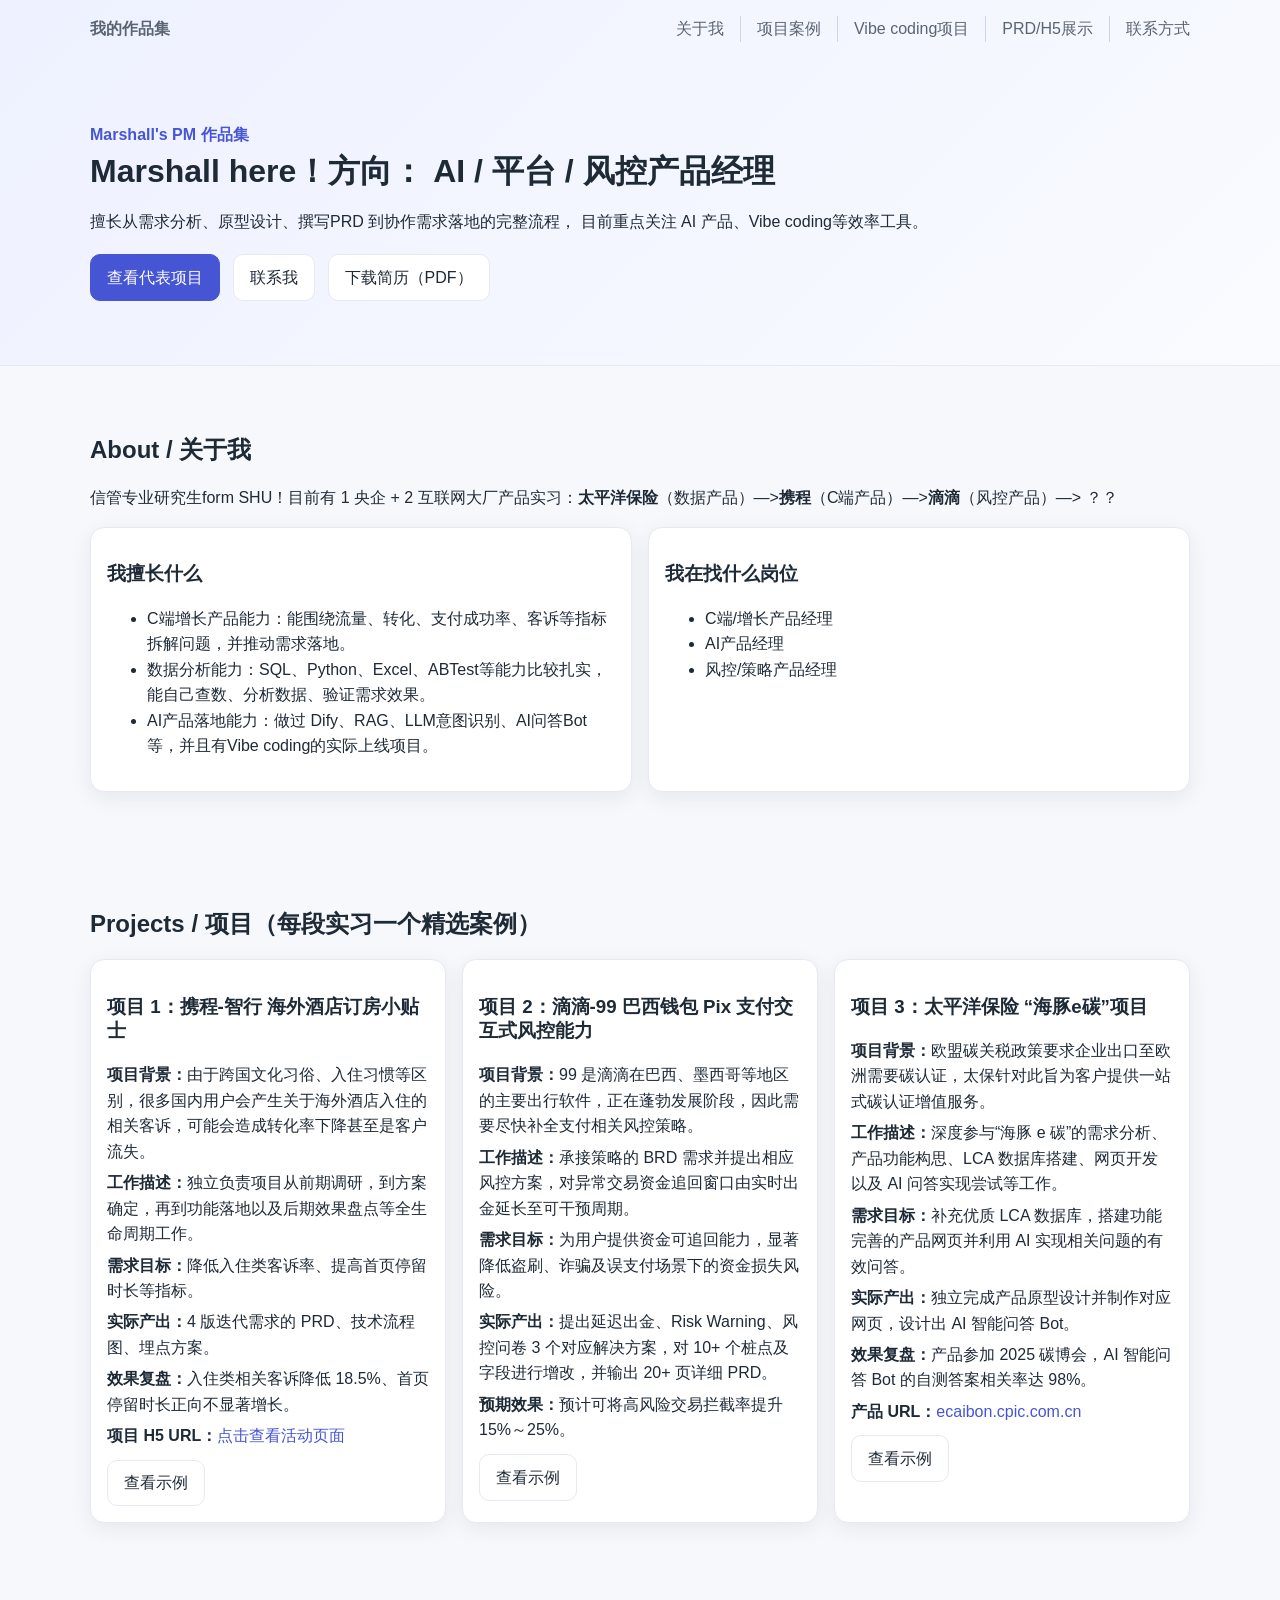
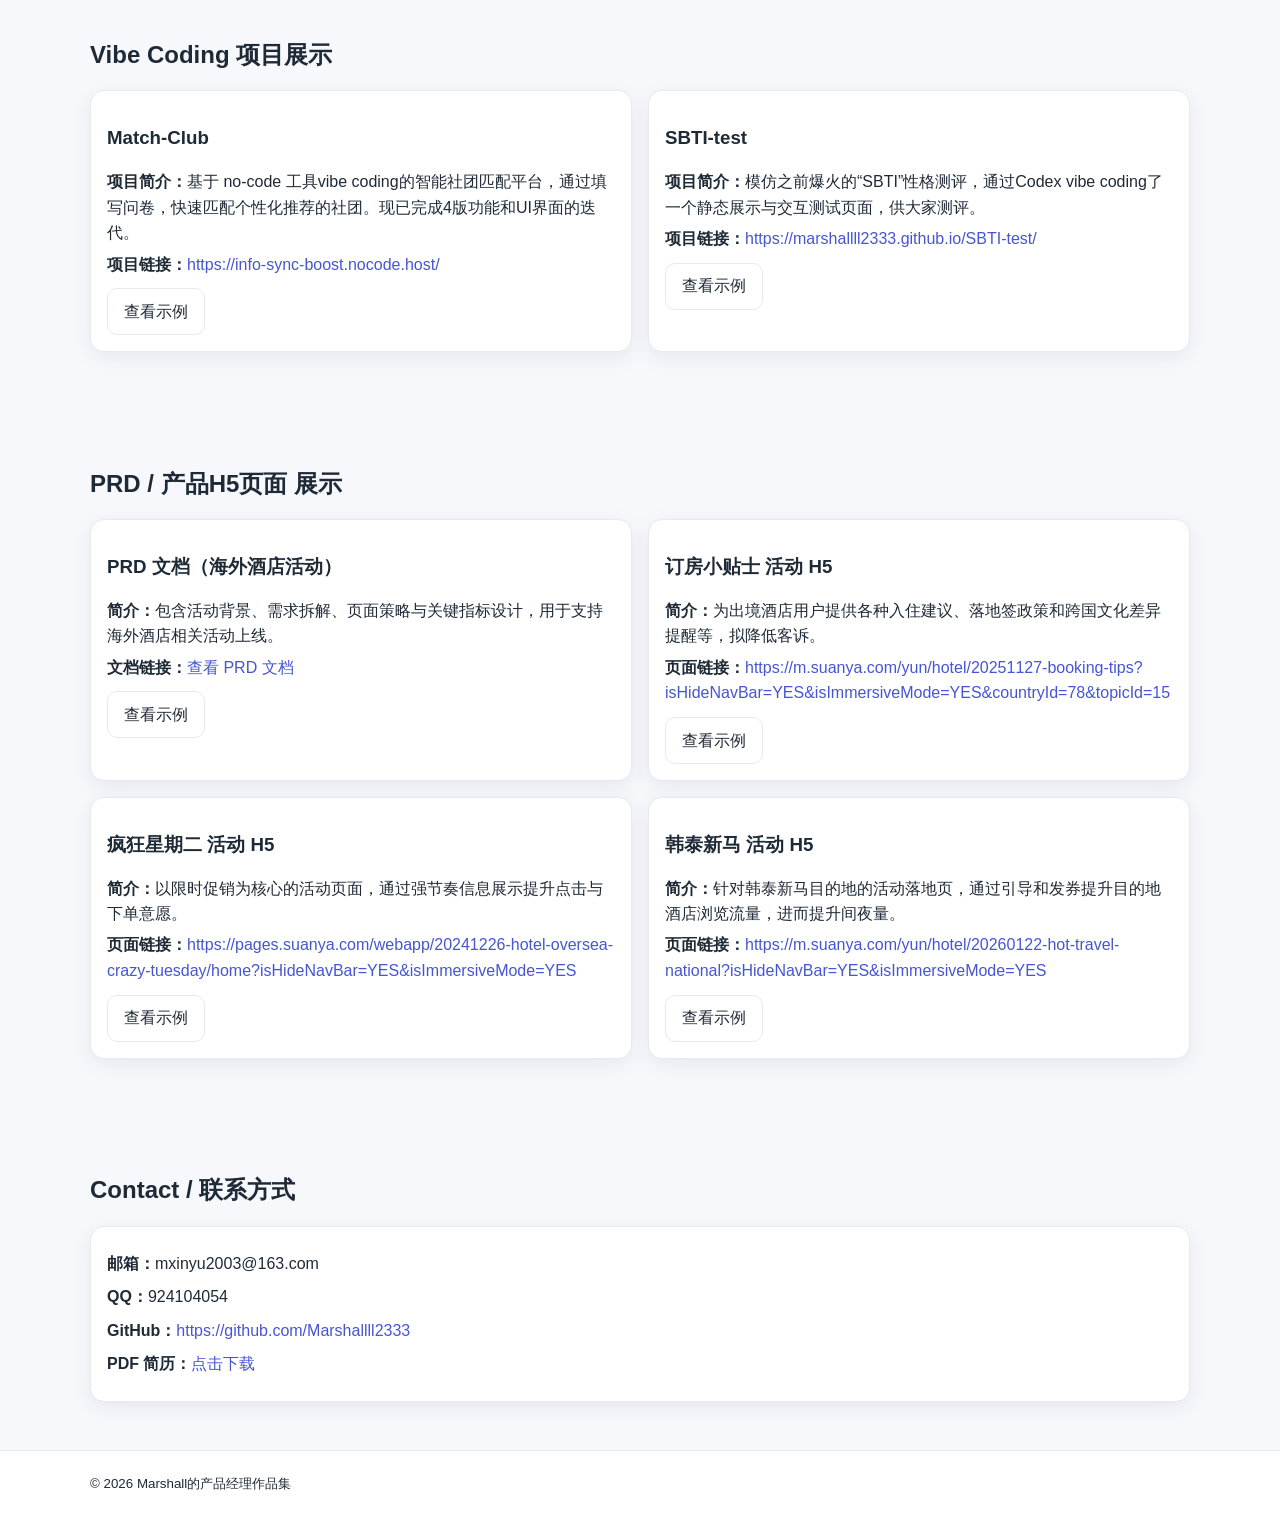
<file: index.html>
<!DOCTYPE html>
<html lang="zh-CN">
<head>
  <meta charset="UTF-8" />
  <meta name="viewport" content="width=device-width, initial-scale=1.0" />
  <title>我的产品经理作品集</title>
  <link rel="stylesheet" href="styles.css" />
</head>
<body>
  <header class="hero" id="home">
    <nav class="nav container">
      <a class="logo" href="#home">我的作品集</a>
      <ul>
        <li><a href="#about">关于我</a></li>
        <li><a href="#projects">项目案例</a></li>
        <li><a href="#prd">Vibe coding项目</a></li>
        <li><a href="#prototype">PRD/H5展示</a></li>
        <li><a href="#contact">联系方式</a></li>
      </ul>
    </nav>

    <div class="container hero-content">
      <p class="eyebrow">Marshall's PM 作品集</p>
      <h1>Marshall here！方向： AI / 平台 / 风控产品经理</h1>
      <p>
        擅长从需求分析、原型设计、撰写PRD 到协作需求落地的完整流程，
        目前重点关注 AI 产品、Vibe coding等效率工具。
      </p>
      <div class="hero-actions">
        <a class="btn primary" href="#projects">查看代表项目</a>
        <a class="btn" href="#contact">联系我</a>
        <a class="btn" href="#" id="resume-trigger" aria-label="下载简历">下载简历（PDF）</a>
      </div>
    </div>
  </header>

  <main>
    <section id="about" class="section container">
      <h2>About / 关于我</h2>
      <p>
        信管专业研究生form SHU！目前有 1 央企 + 2 互联网大厂产品实习：<strong>太平洋保险</strong>（数据产品）—><strong>携程</strong>（C端产品）—><strong>滴滴</strong>（风控产品）—> ？？
      </p>
      <div class="grid two">
        <article class="card">
          <h3>我擅长什么</h3>
          <ul>
            <li>C端增长产品能力：能围绕流量、转化、支付成功率、客诉等指标拆解问题，并推动需求落地。</li>
            <li>数据分析能力：SQL、Python、Excel、ABTest等能力比较扎实，能自己查数、分析数据、验证需求效果。</li>
            <li>AI产品落地能力：做过 Dify、RAG、LLM意图识别、AI问答Bot等，并且有Vibe coding的实际上线项目。</li>
          </ul>
        </article>
        <article class="card">
          <h3>我在找什么岗位</h3>
          <ul>
            <li>C端/增长产品经理</li>
            <li>AI产品经理</li>
            <li>风控/策略产品经理</li>
          </ul>
        </article>
      </div>
    </section>

    <section id="projects" class="section container">
      <h2>Projects / 项目（每段实习一个精选案例）</h2>
      <div class="grid three">
        <article class="card project">
          <h3>项目 1：携程-智行 海外酒店订房小贴士</h3>
          <p><strong>项目背景：</strong>由于跨国文化习俗、入住习惯等区别，很多国内用户会产生关于海外酒店入住的相关客诉，可能会造成转化率下降甚至是客户流失。</p>
          <p><strong>工作描述：</strong>独立负责项目从前期调研，到方案确定，再到功能落地以及后期效果盘点等全生命周期工作。</p>
          <p><strong>需求目标：</strong>降低入住类客诉率、提高首页停留时长等指标。</p>
          <p><strong>实际产出：</strong>4 版迭代需求的 PRD、技术流程图、埋点方案。</p>
          <p><strong>效果复盘：</strong>入住类相关客诉降低 18.5%、首页停留时长正向不显著增长。</p>
          <p><strong>项目 H5 URL：</strong><a href="https://m.suanya.com/yun/hotel/20251127-booking-tips?isHideNavBar=YES&isImmersiveMode=YES&countryId=78&topicId=15" target="_blank" rel="noopener noreferrer">点击查看活动页面</a></p>
          <details class="project-example">
            <summary class="btn">查看示例</summary>
            <img src="Photos/f1.jpeg" alt="项目 1 示例图" class="project-image" />
          </details>
        </article>

        <article class="card project">
          <h3>项目 2：滴滴-99 巴西钱包 Pix 支付交互式风控能力</h3>
          <p><strong>项目背景：</strong>99 是滴滴在巴西、墨西哥等地区的主要出行软件，正在蓬勃发展阶段，因此需要尽快补全支付相关风控策略。</p>
          <p><strong>工作描述：</strong>承接策略的 BRD 需求并提出相应风控方案，对异常交易资金追回窗口由实时出金延长至可干预周期。</p>
          <p><strong>需求目标：</strong>为用户提供资金可追回能力，显著降低盗刷、诈骗及误支付场景下的资金损失风险。</p>
          <p><strong>实际产出：</strong>提出延迟出金、Risk Warning、风控问卷 3 个对应解决方案，对 10+ 个桩点及字段进行增改，并输出 20+ 页详细 PRD。</p>
          <p><strong>预期效果：</strong>预计可将高风险交易拦截率提升 15%～25%。</p>
          <details class="project-example">
            <summary class="btn">查看示例</summary>
            <img src="Photos/f2.png" alt="项目 2 示例图" class="project-image" />
          </details>
        </article>

        <article class="card project">
         <h3>项目 3：太平洋保险 “海豚e碳”项目</h3>
          <p><strong>项目背景：</strong>欧盟碳关税政策要求企业出口至欧洲需要碳认证，太保针对此旨为客户提供一站式碳认证增值服务。</p>
          <p><strong>工作描述：</strong>深度参与“海豚 e 碳”的需求分析、产品功能构思、LCA 数据库搭建、网页开发以及 AI 问答实现尝试等工作。</p>
          <p><strong>需求目标：</strong>补充优质 LCA 数据库，搭建功能完善的产品网页并利用 AI 实现相关问题的有效问答。</p>
          <p><strong>实际产出：</strong>独立完成产品原型设计并制作对应网页，设计出 AI 智能问答 Bot。</p>
          <p><strong>效果复盘：</strong>产品参加 2025 碳博会，AI 智能问答 Bot 的自测答案相关率达 98%。</p>
          <p><strong>产品 URL：</strong><a href="https://ecaibon.cpic.com.cn" target="_blank" rel="noopener noreferrer">ecaibon.cpic.com.cn</a></p>
          <details class="project-example">
            <summary class="btn">查看示例</summary>
            <img src="Photos/f3.png" alt="项目 3 示例图" class="project-image" />
          </details>
        </article>
      </div>
    </section>

    <section id="prd" class="section container">
      <h2>Vibe Coding 项目展示</h2>
      <div class="grid two">
        <article class="card project">
          <h3>Match-Club</h3>
          <p><strong>项目简介：</strong>基于 no-code 工具vibe coding的智能社团匹配平台，通过填写问卷，快速匹配个性化推荐的社团。现已完成4版功能和UI界面的迭代。</p>
          <p><strong>项目链接：</strong><a href="https://info-sync-boost.nocode.host/" target="_blank" rel="noopener noreferrer">https://info-sync-boost.nocode.host/</a></p>
          <details class="project-example">
            <summary class="btn">查看示例</summary>
            <img src="Photos/marshallclub.png" alt="Match-Club 示例图" class="project-image" />
          </details>
        </article>
        <article class="card project">
          <h3>SBTI-test</h3>
          <p><strong>项目简介：</strong>模仿之前爆火的“SBTI”性格测评，通过Codex vibe coding了一个静态展示与交互测试页面，供大家测评。</p>
          <p><strong>项目链接：</strong><a href="https://marshallll2333.github.io/SBTI-test/" target="_blank" rel="noopener noreferrer">https://marshallll2333.github.io/SBTI-test/</a></p>
          <details class="project-example">
            <summary class="btn">查看示例</summary>
            <img src="Photos/SBTI.png" alt="SBTI-test 示例图" class="project-image" />
          </details>
        </article>
      </div>
    </section>

    <section id="prototype" class="section container">
      <h2>PRD / 产品H5页面 展示</h2>
      <div class="grid two">
        <article class="card project">
          <h3>PRD 文档（海外酒店活动）</h3>
          <p><strong>简介：</strong>包含活动背景、需求拆解、页面策略与关键指标设计，用于支持海外酒店相关活动上线。</p>
          <p><strong>文档链接：</strong><a href="Projects/cccc.docx" target="_blank" rel="noopener noreferrer">查看 PRD 文档</a></p>
          <details class="project-example">
            <summary class="btn">查看示例</summary>
            <img src="Photos/f1.jpeg" alt="PRD 文档示例图" class="project-image" />
          </details>
        </article>
        <article class="card project">
          <h3>订房小贴士 活动 H5</h3>
          <p><strong>简介：</strong>为出境酒店用户提供各种入住建议、落地签政策和跨国文化差异提醒等，拟降低客诉。</p>
          <p><strong>页面链接：</strong><a href="https://m.suanya.com/yun/hotel/20251127-booking-tips?isHideNavBar=YES&isImmersiveMode=YES&countryId=78&topicId=15" target="_blank" rel="noopener noreferrer">https://m.suanya.com/yun/hotel/20251127-booking-tips?isHideNavBar=YES&isImmersiveMode=YES&countryId=78&topicId=15</a></p>
          <details class="project-example">
            <summary class="btn">查看示例</summary>
            <img src="Photos/f1.jpeg" alt="订房小贴士 活动 H5 示例图" class="project-image" />
          </details>
        </article>
        <article class="card project">
          <h3>疯狂星期二 活动 H5</h3>
          <p><strong>简介：</strong>以限时促销为核心的活动页面，通过强节奏信息展示提升点击与下单意愿。</p>
          <p><strong>页面链接：</strong><a href="https://pages.suanya.com/webapp/20241226-hotel-oversea-crazy-tuesday/home?isHideNavBar=YES&isImmersiveMode=YES" target="_blank" rel="noopener noreferrer">https://pages.suanya.com/webapp/20241226-hotel-oversea-crazy-tuesday/home?isHideNavBar=YES&isImmersiveMode=YES</a></p>
          <details class="project-example">
            <summary class="btn">查看示例</summary>
            <img src="Photos/crazytuesday.jpeg" alt="疯狂星期二 活动 H5 示例图" class="project-image" />
          </details>
        </article>
        <article class="card project">
          <h3>韩泰新马 活动 H5</h3>
          <p><strong>简介：</strong>针对韩泰新马目的地的活动落地页，通过引导和发券提升目的地酒店浏览流量，进而提升间夜量。</p>
          <p><strong>页面链接：</strong><a href="https://m.suanya.com/yun/hotel/20260122-hot-travel-national?isHideNavBar=YES&isImmersiveMode=YES" target="_blank" rel="noopener noreferrer">https://m.suanya.com/yun/hotel/20260122-hot-travel-national?isHideNavBar=YES&isImmersiveMode=YES</a></p>
          <details class="project-example">
            <summary class="btn">查看示例</summary>
            <img src="Photos/KTSM.jpeg" alt="韩泰新马 活动 H5 示例图" class="project-image" />
          </details>
        </article>
      </div>
    </section>

<section id="contact" class="section container">
      <h2>Contact / 联系方式</h2>
      <div class="card contact-list">
        <p><strong>邮箱：</strong>mxinyu2003@163.com</p>
        <p><strong>QQ：</strong>924104054</p>
        <p><strong>GitHub：</strong><a href="#">https://github.com/Marshallll2333</a></p>
        <p><strong>PDF 简历：</strong><a href="#">点击下载</a></p>
      </div>
    </section>
  </main>

<footer class="footer">
    <div class="container">
      <small>© <span id="year"></span> Marshall的产品经理作品集</small>
      <br /> <!-- 换行，让访问量显示在版权信息下方 -->
      
      <!-- 浏览量统计模块开始 -->
      <small id="busuanzi_container_site_pv" style="display:none;">
        👁️ 作品集总访问量：<span id="busuanzi_value_site_pv"></span> 次
      </small>
      <!-- 浏览量统计模块结束 -->
      
    </div>
  </footer>

  <div class="modal hidden" id="resume-modal" role="dialog" aria-modal="true" aria-labelledby="resume-modal-title">
    <div class="modal-backdrop" id="modal-close-backdrop"></div>
    <div class="modal-content">
      <button class="modal-close" id="modal-close-btn" aria-label="关闭弹窗">×</button>
      <h3 id="resume-modal-title">简历说明</h3>
      <p>然而简历私人信息较多，暂时不准备直接 Public hhh。留个入口以后再放上，敬请期待！</p>
      <small>真的想看？联系主包的QQ吧：924104054</small>
    </div>
  </div>
  
  <!-- 引入不蒜子全局访问量统计脚本 -->
  <script async src="//busuanzi.ibruce.info/busuanzi/2.3/busuanzi.pure.mini.js"></script>
  
  <script src="script.js"></script>
</body>
</html>
</file>
<file: styles.css>
:root {
  --bg: #f7f8fc;
  --surface: #ffffff;
  --text: #1f2a37;
  --muted: #5b6472;
  --primary: #4655d4;
  --primary-hover: #3844b0;
  --border: #e6e9f2;
  --shadow: 0 6px 20px rgba(43, 51, 69, 0.08);
}

* {
  box-sizing: border-box;
}

body {
  margin: 0;
  font-family: -apple-system, BlinkMacSystemFont, "Segoe UI", "PingFang SC", "Hiragino Sans GB", "Microsoft YaHei", sans-serif;
  background: var(--bg);
  color: var(--text);
  line-height: 1.6;
}

.container {
  width: min(1100px, 92%);
  margin: 0 auto;
}

.hero {
  background: linear-gradient(135deg, #eef1ff 0%, #f9fbff 100%);
  border-bottom: 1px solid var(--border);
  padding-bottom: 3rem;
}

.nav {
  display: flex;
  justify-content: space-between;
  align-items: center;
  padding: 1rem 0;
}

.logo {
  font-weight: 700;
  color: var(--text);
  text-decoration: none;
}

.nav ul {
  list-style: none;
  display: flex;
  gap: 1rem;
  padding: 0;
  margin: 0;
}

.nav li + li {
  border-left: 1px solid #cfd5e6;
  padding-left: 1rem;
}

.nav a {
  text-decoration: none;
  color: var(--muted);
}

.nav a:hover {
  color: var(--primary);
}

.hero-content {
  padding: 3rem 0 1rem;
}

.eyebrow {
  color: var(--primary);
  font-weight: 600;
  margin-bottom: 0.25rem;
}

h1,
h2,
h3 {
  line-height: 1.3;
}

h1 {
  margin-top: 0;
  margin-bottom: 0.75rem;
}

.section {
  padding: 3rem 0;
}

.grid {
  display: grid;
  gap: 1rem;
}

.grid.two {
  grid-template-columns: repeat(2, minmax(0, 1fr));
}

.grid.three {
  grid-template-columns: repeat(3, minmax(0, 1fr));
}

.card {
  background: var(--surface);
  border: 1px solid var(--border);
  border-radius: 14px;
  padding: 1rem;
  box-shadow: var(--shadow);
}

.card a {
  color: var(--primary);
  text-decoration: none;
}

.project p {
  margin: 0.35rem 0;
}

.project-example {
  margin-top: 0.7rem;
}

.project-example summary {
  display: inline-block;
  cursor: pointer;
  list-style: none;
}

.project-example summary::-webkit-details-marker {
  display: none;
}

.project-image {
  width: 100%;
  margin-top: 0.75rem;
  border-radius: 10px;
  border: 1px solid var(--border);
}

.project-image-placeholder {
  margin-top: 0.75rem;
  padding: 1.5rem 0.8rem;
  text-align: center;
  color: var(--muted);
  border: 1px dashed var(--border);
  border-radius: 10px;
  background: #fafbff;
}

.hero-actions {
  display: flex;
  gap: 0.8rem;
  margin-top: 1.25rem;
  flex-wrap: wrap;
}

.btn {
  border: 1px solid var(--border);
  padding: 0.6rem 1rem;
  border-radius: 10px;
  text-decoration: none;
  color: var(--text);
  background: #fff;
  font-weight: 500;
}

.btn.primary {
  border-color: var(--primary);
  background: var(--primary);
  color: #fff;
}

.btn.primary:hover {
  background: var(--primary-hover);
}

.contact-list p {
  margin: 0.5rem 0;
}

.footer {
  border-top: 1px solid var(--border);
  padding: 1.2rem 0;
  background: #fff;
}

.modal.hidden {
  display: none;
}

.modal {
  position: fixed;
  inset: 0;
  z-index: 1000;
}

.modal-backdrop {
  position: absolute;
  inset: 0;
  background: rgba(0, 0, 0, 0.45);
}

.modal-content {
  position: relative;
  width: min(560px, 90%);
  margin: 18vh auto 0;
  background: #fff;
  border-radius: 14px;
  padding: 1.2rem 1.2rem 1rem;
  box-shadow: var(--shadow);
  z-index: 1;
}

.modal-close {
  border: none;
  background: transparent;
  font-size: 1.4rem;
  line-height: 1;
  position: absolute;
  top: 0.6rem;
  right: 0.8rem;
  cursor: pointer;
}

@media (max-width: 900px) {
  .grid.two,
  .grid.three {
    grid-template-columns: 1fr;
  }

  .nav {
    flex-direction: column;
    align-items: flex-start;
    gap: 0.5rem;
  }

  .nav ul {
    flex-wrap: wrap;
  }
}
</file>
